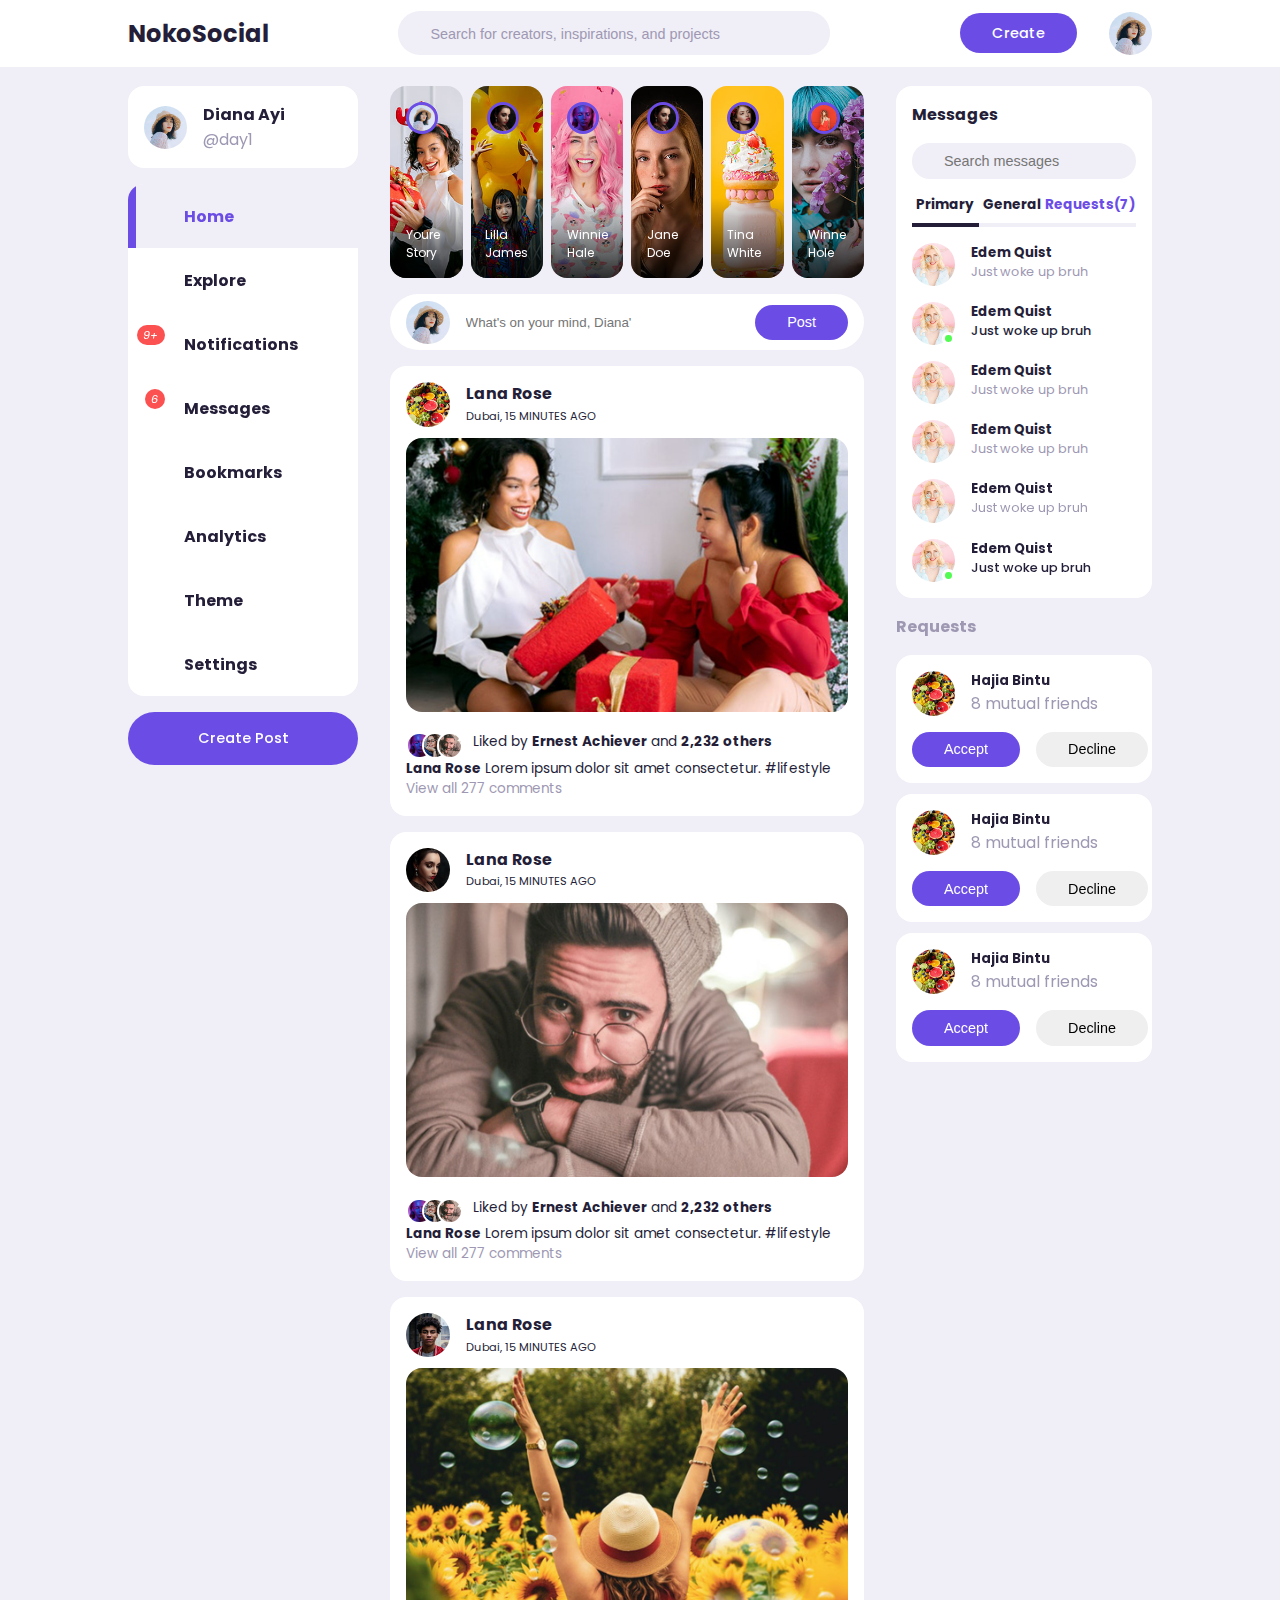
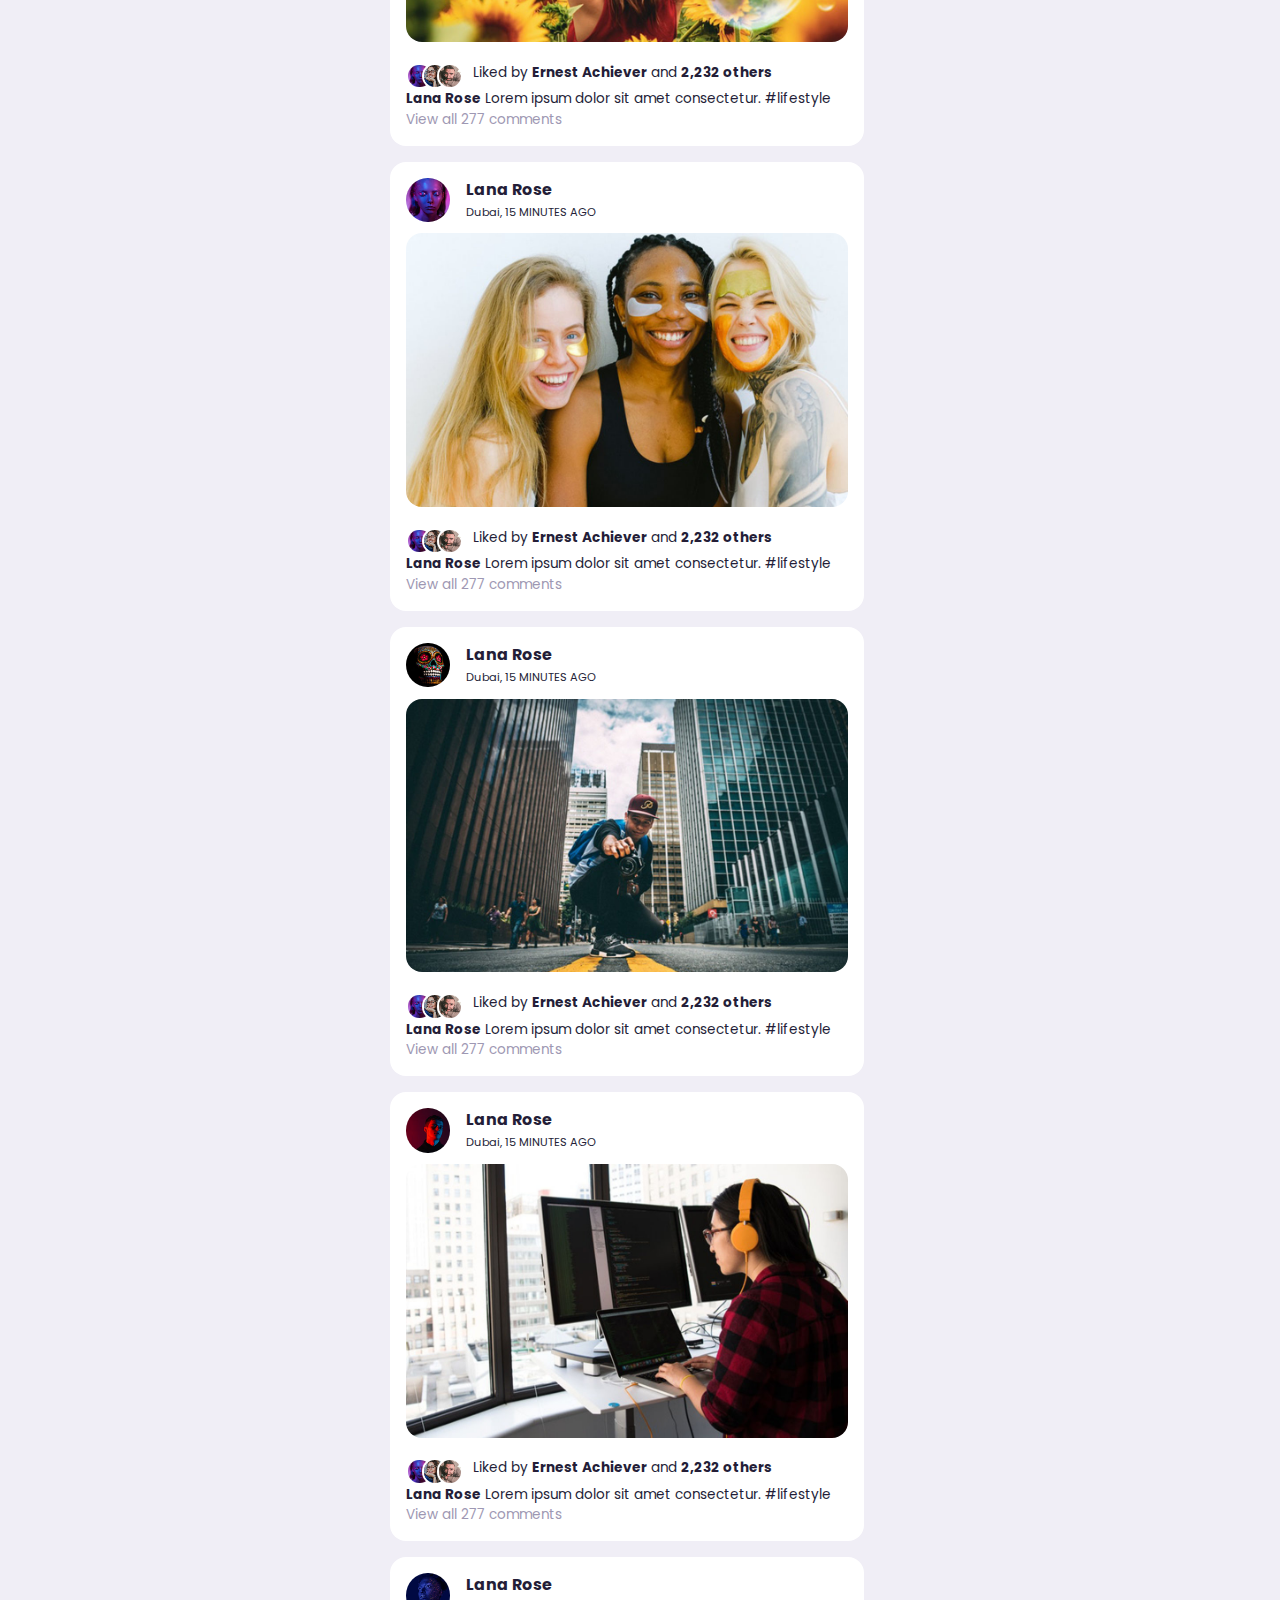
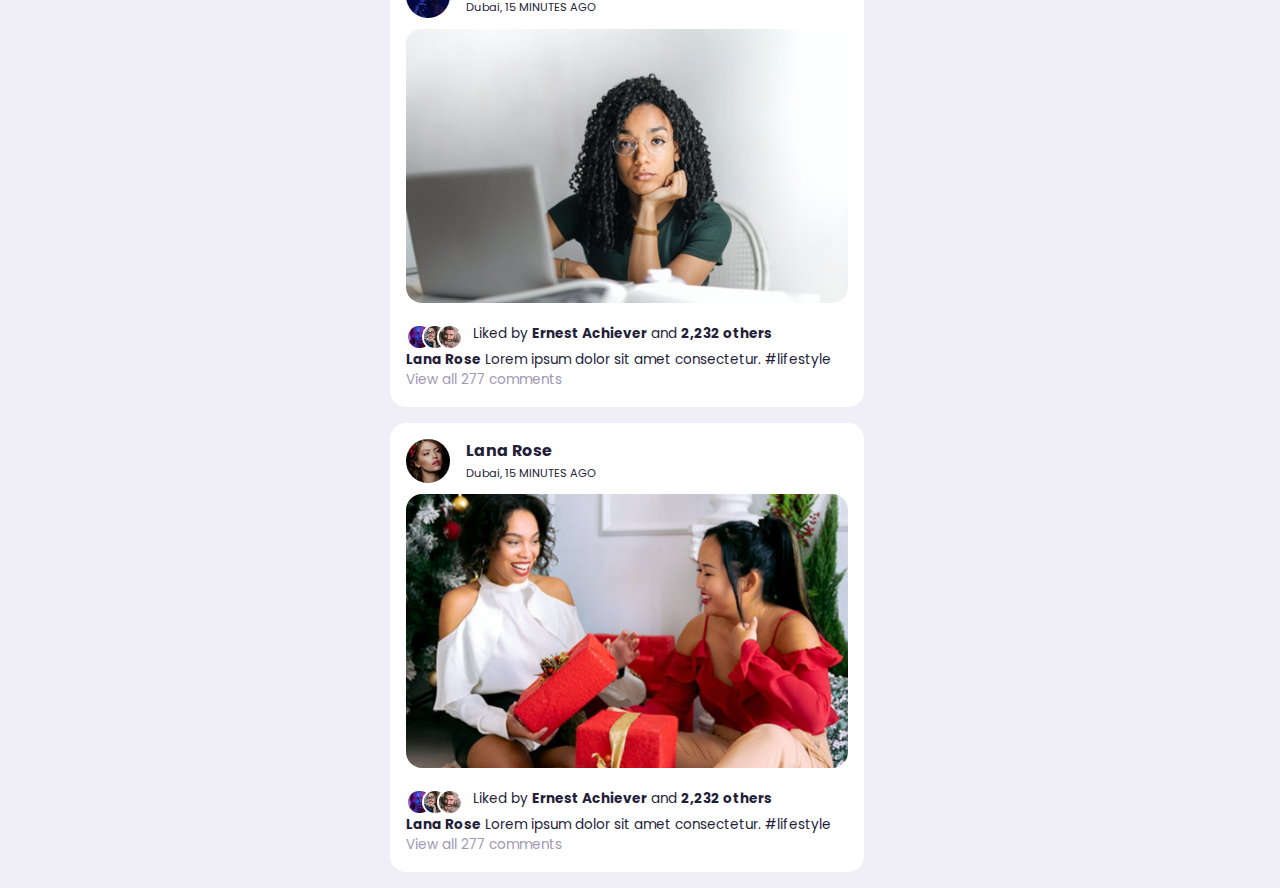
<file: index.html>
<!DOCTYPE html>
<html lang="en">
  <head>
    <meta charset="UTF-8" />
    <meta http-equiv="X-UA-Compatible" content="IE=edge" />
    <meta name="viewport" content="width=device-width, initial-scale=1.0" />
    <title>Responsive-social-website</title>
    <!-- ICONSCOUT CDN -->
    <link rel="stylesheet" href="https://unicons.iconscout.com/release/v2.1.6/css/unicons.css" />
    <!-- STYLESHEET -->
    <link rel="stylesheet" href="./style.css" />
  </head>
  <body>
    <header>
      <div class="container">
        <h2 class="loggo">NokoSocial</h2>

        <div class="search-bar">
          <i class="uil uil-search"></i>
          <input type="search" placeholder="Search for creators, inspirations, and projects" />
        </div>

        <div class="create">
          <label class="btn btn-primary" for="create-post">Create</label>
          <img class="profile-picture" src="images/profile-1.jpg" />
        </div>
      </div>
    </header>

    <!------------------------- MAIN ----------------------- -->
    <main>
      <div class="container">
        <!--========================= LEFT COLUMN =========================-->
        <div class="left-column">
          <a class="profile">
            <img class="profile-picture" src="images/profile-1.jpg" />
            <div class="handle">
              <h4>Diana Ayi</h4>
              <p class="text-muted">@day1</p>
            </div>
          </a>

          <!--------------------- SIDEBAR --------------------->
          <div class="sidebar">
            <a class="menu-item active">
              <span><i class="uil uil-home"></i></span>
              <h3>Home</h3>
            </a>
            <a class="menu-item">
              <span><i class="uil uil-compass"></i></span>
              <h3>Explore</h3>
            </a>
            <a class="menu-item" id="notifications">
              <span>
                <i class="uil uil-bell"><small class="notification-count">9+</small></i>
              </span>
              <h3>Notifications</h3>
              <!--------------------- NOTIFICATIONS POPUP --------------------->
              <div class="notifications-popup">
                <div>
                  <img src="images/profile-2.jpg" class="profile-picture" />
                  <div class="notification-body">
                    <b>Keke Benjamin</b> accepted your friend request
                    <small class="text-muted">2 DAYS AGO</small>
                  </div>
                </div>
                <div>
                  <img src="images/profile-3.jpg" class="profile-picture" />
                  <div class="notification-body">
                    <b>John Doe</b> accepted your friend request
                    <small class="text-muted">1 HOUR AGO</small>
                  </div>
                </div>
                <div>
                  <img src="images/profile-4.jpg" class="profile-picture" />
                  <div class="notification-body">
                    <b>Mary Oppong</b> accepted your friend request
                    <small class="text-muted">4 MINUTES AGO</small>
                  </div>
                </div>
                <div>
                  <img src="images/profile-5.jpg" class="profile-picture" />
                  <div class="notification-body">
                    <b>Doris Y. Lartey</b> accepted your friend request
                    <small class="text-muted">2 DAYS AGO</small>
                  </div>
                </div>
                <div>
                  <img src="images/profile-6.jpg" class="profile-picture" />
                  <div class="notification-body">
                    <b>Donald Trump</b> accepted your friend request
                    <small class="text-muted">1 HOUR AGO</small>
                  </div>
                </div>
              </div>
              <!--------------------- END OF NOTIFICATIONS POPUP --------------------->
            </a>
            <a class="menu-item" id="messages-notifications">
              <span>
                <i class="uil uil-envelope-alt"><small class="notification-count">6</small></i>
              </span>
              <h3>Messages</h3>
            </a>
            <a class="menu-item">
              <span><i class="uil uil-bookmark"></i></span>
              <h3>Bookmarks</h3>
            </a>
            <a class="menu-item">
              <span><i class="uil uil-chart-line"></i></span>
              <h3>Analytics</h3>
            </a>
            <a class="menu-item">
              <span><i class="uil uil-palette"></i></span>
              <h3>Theme</h3>
            </a>
            <a class="menu-item">
              <span><i class="uil uil-setting"></i></span>
              <h3>Settings</h3>
            </a>
          </div>
          <!--------------------- END OF SIDEBAR --------------------->
          <label for="create-post" class="btn btn-primary">Create Post</label>
        </div>
        <!--========================= END OF LEFT COLUMN =========================-->

        <!--========================= MIDDLE COLUMN =========================-->
        <div class="middle-column">
          <!-- ------------------------ STORIES -------------------------->
          <div class="stories-container">
            <div class="stories">
              <img src="./images/profile-1.jpg" class="profile-picture stories__picture" />
              <p class="stories__name">Youre Story</p>
            </div>
            <div class="stories">
              <img src="./images/profile-12.jpg" class="profile-picture stories__picture" />
              <p class="stories__name">Lilla James</p>
            </div>
            <div class="stories">
              <img src="./images/profile-10.jpg" class="profile-picture stories__picture" />
              <p class="stories__name">Winnie Hale</p>
            </div>
            <div class="stories">
              <img src="./images/profile-12.jpg" class="profile-picture stories__picture" />
              <p class="stories__name">Jane Doe</p>
            </div>
            <div class="stories">
              <img src="./images/profile-6.jpg" class="profile-picture stories__picture" />
              <p class="stories__name">Tina White</p>
            </div>
            <div class="stories">
              <img src="./images/profile-5.jpg" class="profile-picture stories__picture" />
              <p class="stories__name">Winne Hole</p>
            </div>
          </div>
          <!-- ------------------------ END OF STORIES -------------------------->

          <!-- ------------------------ FORM POST -------------------------->
          <form class="create-post">
            <img class="profile-picture" src="./images/profile-1.jpg" />
            <input class="create-post__input-box" type="text" placeholder="What's on your mind, Diana'" id="create-post" />
            <input type="submit" value="Post" class="btn btn-primary" />
          </form>
          <!-- ------------------------ END OF FORM POST -------------------------->

          <!-- ------------------------ FEEDS -------------------------->
          <div class="feeds">
            <!-- ---------------------- FEED-1 ------------------------>
            <div class="feed">
              <div class="feed__header">
                <div class="feed__user">
                  <img src="./images/profile-13.jpg" alt="" class="profile-picture" />
                  <div>
                    <h3>Lana Rose</h3>
                    <small>Dubai, 15 MINUTES AGO</small>
                  </div>
                </div>
                <i class="uil uil-ellipsis-h"></i>
              </div>

              <img class="feed__photo" src="./images/feed-1.jpg" />

              <div class="feed__action-btns">
                <div>
                  <i class="uil uil-heart"></i>
                  <i class="uil uil-comment-dots"></i>
                  <i class="uil uil-share-alt"></i>
                </div>
                <div>
                  <i class="uil uil-bookmark-full"></i>
                </div>
              </div>

              <div class="feed__liked-by">
                <img src="./images/profile-10.jpg" />
                <img src="./images/profile-4.jpg" />
                <img src="./images/profile-15.jpg" />
                <p>Liked by <b>Ernest Achiever</b> and <b>2,232 others</b></p>
              </div>

              <div class="feed__caption">
                <p><b>Lana Rose</b> Lorem ipsum dolor sit amet consectetur. <span class="feed__caption__hash-tag">#lifestyle</span></p>
              </div>

              <div class="feed__comments text-muted">View all 277 comments</div>
            </div>
            <!-- ---------------------- END OF FEED-1 ------------------------>

            <!-- ---------------------- FEED-2 ------------------------>
            <div class="feed">
              <div class="feed__header">
                <div class="feed__user">
                  <img src="./images/profile-12.jpg" alt="" class="profile-picture" />
                  <div>
                    <h3>Lana Rose</h3>
                    <small>Dubai, 15 MINUTES AGO</small>
                  </div>
                </div>
                <i class="uil uil-ellipsis-h"></i>
              </div>

              <img class="feed__photo" src="./images/feed-2.jpg" />

              <div class="feed__action-btns">
                <div>
                  <i class="uil uil-heart"></i>
                  <i class="uil uil-comment-dots"></i>
                  <i class="uil uil-share-alt"></i>
                </div>
                <div>
                  <i class="uil uil-bookmark-full"></i>
                </div>
              </div>

              <div class="feed__liked-by">
                <img src="./images/profile-10.jpg" />
                <img src="./images/profile-4.jpg" />
                <img src="./images/profile-15.jpg" />
                <p>Liked by <b>Ernest Achiever</b> and <b>2,232 others</b></p>
              </div>

              <div class="feed__caption">
                <p><b>Lana Rose</b> Lorem ipsum dolor sit amet consectetur. <span class="feed__caption__hash-tag">#lifestyle</span></p>
              </div>

              <div class="feed__comments text-muted">View all 277 comments</div>
            </div>
            <!-- ---------------------- END OF FEED-2 ------------------------>

            <!-- ---------------------- FEED-3 ------------------------>
            <div class="feed">
              <div class="feed__header">
                <div class="feed__user">
                  <img src="./images/profile-11.jpg" alt="" class="profile-picture" />
                  <div>
                    <h3>Lana Rose</h3>
                    <small>Dubai, 15 MINUTES AGO</small>
                  </div>
                </div>
                <i class="uil uil-ellipsis-h"></i>
              </div>

              <img class="feed__photo" src="./images/feed-3.jpg" />

              <div class="feed__action-btns">
                <div>
                  <i class="uil uil-heart"></i>
                  <i class="uil uil-comment-dots"></i>
                  <i class="uil uil-share-alt"></i>
                </div>
                <div>
                  <i class="uil uil-bookmark-full"></i>
                </div>
              </div>

              <div class="feed__liked-by">
                <img src="./images/profile-10.jpg" />
                <img src="./images/profile-4.jpg" />
                <img src="./images/profile-15.jpg" />
                <p>Liked by <b>Ernest Achiever</b> and <b>2,232 others</b></p>
              </div>

              <div class="feed__caption">
                <p><b>Lana Rose</b> Lorem ipsum dolor sit amet consectetur. <span class="feed__caption__hash-tag">#lifestyle</span></p>
              </div>

              <div class="feed__comments text-muted">View all 277 comments</div>
            </div>
            <!-- ---------------------- END OF FEED-3 ------------------------>

            <!-- ---------------------- FEED-4 ------------------------>
            <div class="feed">
              <div class="feed__header">
                <div class="feed__user">
                  <img src="./images/profile-10.jpg" alt="" class="profile-picture" />
                  <div>
                    <h3>Lana Rose</h3>
                    <small>Dubai, 15 MINUTES AGO</small>
                  </div>
                </div>
                <i class="uil uil-ellipsis-h"></i>
              </div>

              <img class="feed__photo" src="./images/feed-4.jpg" />

              <div class="feed__action-btns">
                <div>
                  <i class="uil uil-heart"></i>
                  <i class="uil uil-comment-dots"></i>
                  <i class="uil uil-share-alt"></i>
                </div>
                <div>
                  <i class="uil uil-bookmark-full"></i>
                </div>
              </div>

              <div class="feed__liked-by">
                <img src="./images/profile-10.jpg" />
                <img src="./images/profile-4.jpg" />
                <img src="./images/profile-15.jpg" />
                <p>Liked by <b>Ernest Achiever</b> and <b>2,232 others</b></p>
              </div>

              <div class="feed__caption">
                <p><b>Lana Rose</b> Lorem ipsum dolor sit amet consectetur. <span class="feed__caption__hash-tag">#lifestyle</span></p>
              </div>

              <div class="feed__comments text-muted">View all 277 comments</div>
            </div>
            <!-- ---------------------- END OF FEED-4 ------------------------>

            <!-- ---------------------- FEED-5 ------------------------>
            <div class="feed">
              <div class="feed__header">
                <div class="feed__user">
                  <img src="./images/profile-9.jpg" alt="" class="profile-picture" />
                  <div>
                    <h3>Lana Rose</h3>
                    <small>Dubai, 15 MINUTES AGO</small>
                  </div>
                </div>
                <i class="uil uil-ellipsis-h"></i>
              </div>

              <img class="feed__photo" src="./images/feed-5.jpg" />

              <div class="feed__action-btns">
                <div>
                  <i class="uil uil-heart"></i>
                  <i class="uil uil-comment-dots"></i>
                  <i class="uil uil-share-alt"></i>
                </div>
                <div>
                  <i class="uil uil-bookmark-full"></i>
                </div>
              </div>

              <div class="feed__liked-by">
                <img src="./images/profile-10.jpg" />
                <img src="./images/profile-4.jpg" />
                <img src="./images/profile-15.jpg" />
                <p>Liked by <b>Ernest Achiever</b> and <b>2,232 others</b></p>
              </div>

              <div class="feed__caption">
                <p><b>Lana Rose</b> Lorem ipsum dolor sit amet consectetur. <span class="feed__caption__hash-tag">#lifestyle</span></p>
              </div>

              <div class="feed__comments text-muted">View all 277 comments</div>
            </div>
            <!-- ---------------------- END OF FEED-5 ------------------------>

            <!-- ---------------------- FEED-6 ------------------------>
            <div class="feed">
              <div class="feed__header">
                <div class="feed__user">
                  <img src="./images/profile-8.jpg" alt="" class="profile-picture" />
                  <div>
                    <h3>Lana Rose</h3>
                    <small>Dubai, 15 MINUTES AGO</small>
                  </div>
                </div>
                <i class="uil uil-ellipsis-h"></i>
              </div>

              <img class="feed__photo" src="./images/feed-6.jpg" />

              <div class="feed__action-btns">
                <div>
                  <i class="uil uil-heart"></i>
                  <i class="uil uil-comment-dots"></i>
                  <i class="uil uil-share-alt"></i>
                </div>
                <div>
                  <i class="uil uil-bookmark-full"></i>
                </div>
              </div>

              <div class="feed__liked-by">
                <img src="./images/profile-10.jpg" />
                <img src="./images/profile-4.jpg" />
                <img src="./images/profile-15.jpg" />
                <p>Liked by <b>Ernest Achiever</b> and <b>2,232 others</b></p>
              </div>

              <div class="feed__caption">
                <p><b>Lana Rose</b> Lorem ipsum dolor sit amet consectetur. <span class="feed__caption__hash-tag">#lifestyle</span></p>
              </div>

              <div class="feed__comments text-muted">View all 277 comments</div>
            </div>
            <!-- ---------------------- END OF FEED-6 ------------------------>

            <!-- ---------------------- FEED-7 ------------------------>
            <div class="feed">
              <div class="feed__header">
                <div class="feed__user">
                  <img src="./images/profile-7.jpg" alt="" class="profile-picture" />
                  <div>
                    <h3>Lana Rose</h3>
                    <small>Dubai, 15 MINUTES AGO</small>
                  </div>
                </div>
                <i class="uil uil-ellipsis-h"></i>
              </div>

              <img class="feed__photo" src="./images/feed-7.jpg" />

              <div class="feed__action-btns">
                <div>
                  <i class="uil uil-heart"></i>
                  <i class="uil uil-comment-dots"></i>
                  <i class="uil uil-share-alt"></i>
                </div>
                <div>
                  <i class="uil uil-bookmark-full"></i>
                </div>
              </div>

              <div class="feed__liked-by">
                <img src="./images/profile-10.jpg" />
                <img src="./images/profile-4.jpg" />
                <img src="./images/profile-15.jpg" />
                <p>Liked by <b>Ernest Achiever</b> and <b>2,232 others</b></p>
              </div>

              <div class="feed__caption">
                <p><b>Lana Rose</b> Lorem ipsum dolor sit amet consectetur. <span class="feed__caption__hash-tag">#lifestyle</span></p>
              </div>

              <div class="feed__comments text-muted">View all 277 comments</div>
            </div>
            <!-- ---------------------- END OF FEED-7 ------------------------>

            <!-- ---------------------- FEED-8 ------------------------>
            <div class="feed">
              <div class="feed__header">
                <div class="feed__user">
                  <img src="./images/profile-6.jpg" alt="" class="profile-picture" />
                  <div>
                    <h3>Lana Rose</h3>
                    <small>Dubai, 15 MINUTES AGO</small>
                  </div>
                </div>
                <i class="uil uil-ellipsis-h"></i>
              </div>

              <img class="feed__photo" src="./images/feed-1.jpg" />

              <div class="feed__action-btns">
                <div>
                  <i class="uil uil-heart"></i>
                  <i class="uil uil-comment-dots"></i>
                  <i class="uil uil-share-alt"></i>
                </div>
                <div>
                  <i class="uil uil-bookmark-full"></i>
                </div>
              </div>

              <div class="feed__liked-by">
                <img src="./images/profile-10.jpg" />
                <img src="./images/profile-4.jpg" />
                <img src="./images/profile-15.jpg" />
                <p>Liked by <b>Ernest Achiever</b> and <b>2,232 others</b></p>
              </div>

              <div class="feed__caption">
                <p><b>Lana Rose</b> Lorem ipsum dolor sit amet consectetur. <span class="feed__caption__hash-tag">#lifestyle</span></p>
              </div>

              <div class="feed__comments text-muted">View all 277 comments</div>
            </div>
            <!-- ---------------------- END OF FEED-8 ------------------------>
          </div>
          <!-- ------------------------ END OF FEEDS -------------------------->
        </div>
        <!--========================= END OF MIDDLE COLUMN =========================-->

        <!--========================= RIGHT COLUMN =========================-->
        <div class="right-column">
          <!------------------------- Messages ----------------------- -->
          <div class="messages">
            <div class="heading">
              <h4>Messages</h4>
              <i class="uil uil-edit"></i>
            </div>
            <!------------------------- Search Bar ----------------------- -->
            <div class="search-bar">
              <i class="uil uil-search"></i>
              <input type="search" placeholder="Search messages" id="message-search" />
            </div>
            <!------------------------- Messages Category ----------------------- -->
            <div class="category">
              <h6 class="active">Primary</h6>
              <h6>General</h6>
              <h6 class="message-requests">Requests(7)</h6>
            </div>
            <!------------------------- Message ----------------------- -->
            <div class="message">
              <img src="./images/profile-17.jpg" class="profile-picture" />
              <div class="message__body">
                <h5>Edem Quist</h5>
                <p class="text-muted">Just woke up bruh</p>
              </div>
            </div>
            <div class="message">
              <div>
                <img src="./images/profile-17.jpg" class="profile-picture" />
                <div class="active-online"></div>
              </div>
              <div class="message__body">
                <h5>Edem Quist</h5>
                <p class="text-bold">Just woke up bruh</p>
              </div>
            </div>
            <div class="message">
              <img src="./images/profile-17.jpg" class="profile-picture" />
              <div class="message__body">
                <h5>Edem Quist</h5>
                <p class="text-muted">Just woke up bruh</p>
              </div>
            </div>
            <div class="message">
              <img src="./images/profile-17.jpg" class="profile-picture" />
              <div class="message__body">
                <h5>Edem Quist</h5>
                <p class="text-muted">Just woke up bruh</p>
              </div>
            </div>
            <div class="message">
              <img src="./images/profile-17.jpg" class="profile-picture" />
              <div class="message__body">
                <h5>Edem Quist</h5>
                <p class="text-muted">Just woke up bruh</p>
              </div>
            </div>
            <div class="message">
              <div>
                <img src="./images/profile-17.jpg" class="profile-picture" />
                <div class="active-online"></div>
              </div>
              <div class="message__body">
                <h5>Edem Quist</h5>
                <p class="text-bold">Just woke up bruh</p>
              </div>
            </div>
          </div>
          <!------------------------- End of Messages ----------------------- -->

          <!------------------------- Friend Requests ----------------------- -->
          <div class="friend-requests">
            <h4>Requests</h4>
            <div class="request">
              <div class="info">
                <img src="./images/profile-13.jpg" class="profile-picture" />
                <div>
                  <h5>Hajia Bintu</h5>
                  <p class="text-muted">8 mutual friends</p>
                </div>
              </div>
              <div class="action">
                <button class="btn btn-primary">Accept</button>
                <button class="btn">Decline</button>
              </div>
            </div>
            <div class="request">
              <div class="info">
                <img src="./images/profile-13.jpg" class="profile-picture" />
                <div>
                  <h5>Hajia Bintu</h5>
                  <p class="text-muted">8 mutual friends</p>
                </div>
              </div>
              <div class="action">
                <button class="btn btn-primary">Accept</button>
                <button class="btn">Decline</button>
              </div>
            </div>
            <div class="request">
              <div class="info">
                <img src="./images/profile-13.jpg" class="profile-picture" />
                <div>
                  <h5>Hajia Bintu</h5>
                  <p class="text-muted">8 mutual friends</p>
                </div>
              </div>
              <div class="action">
                <button class="btn btn-primary">Accept</button>
                <button class="btn">Decline</button>
              </div>
            </div>
          </div>
        </div>
        <!--========================= END OF MIDDLE COLUMN =========================-->
      </div>
    </main>

    <!-- ===================================================== Theme Customization ===================================================== -->
    <div class="customize-theme">
      <div class="card">
        <h2>Customize your view</h2>
        <p>Manage your font size, color, and background.</p>

        <!-- --------Font Sizes-------- -->
        <div class="font-size">
          <h4>Font Size</h4>
          <div>
            <h6>Aa</h6>
            <div class="choose-size">
              <span class="font-size-1 active"></span>
              <span class="font-size-2"></span>
              <span class="font-size-3"></span>
              <span class="font-size-4"></span>
              <span class="font-size-5"></span>
            </div>
            <h3>Aa</h3>
          </div>
        </div>

        <!-- -----------Primary Colors----------- -->
        <div class="color">
          <h4>Color</h4>
          <div class="choose-color">
            <span class="color-1 active"></span>
            <span class="color-2"></span>
            <span class="color-3"></span>
            <span class="color-4"></span>
            <span class="color-5"></span>
          </div>
        </div>

        <!-- -----------Background----------- -->
        <div class="background">
          <h4>Background</h4>
          <div class="choose-bg">
            <div class="bg-1 active">
              <span></span>
              <h5 for="bg-1">Light</h5>
            </div>
            <div class="bg-2">
              <span></span>
              <h5>Dim</h5>
            </div>
            <div class="bg-3">
              <span></span>
              <h5 for="bg-3">Lights Out</h5>
            </div>
          </div>
        </div>
      </div>
    </div>
  </body>
</html>
</file>
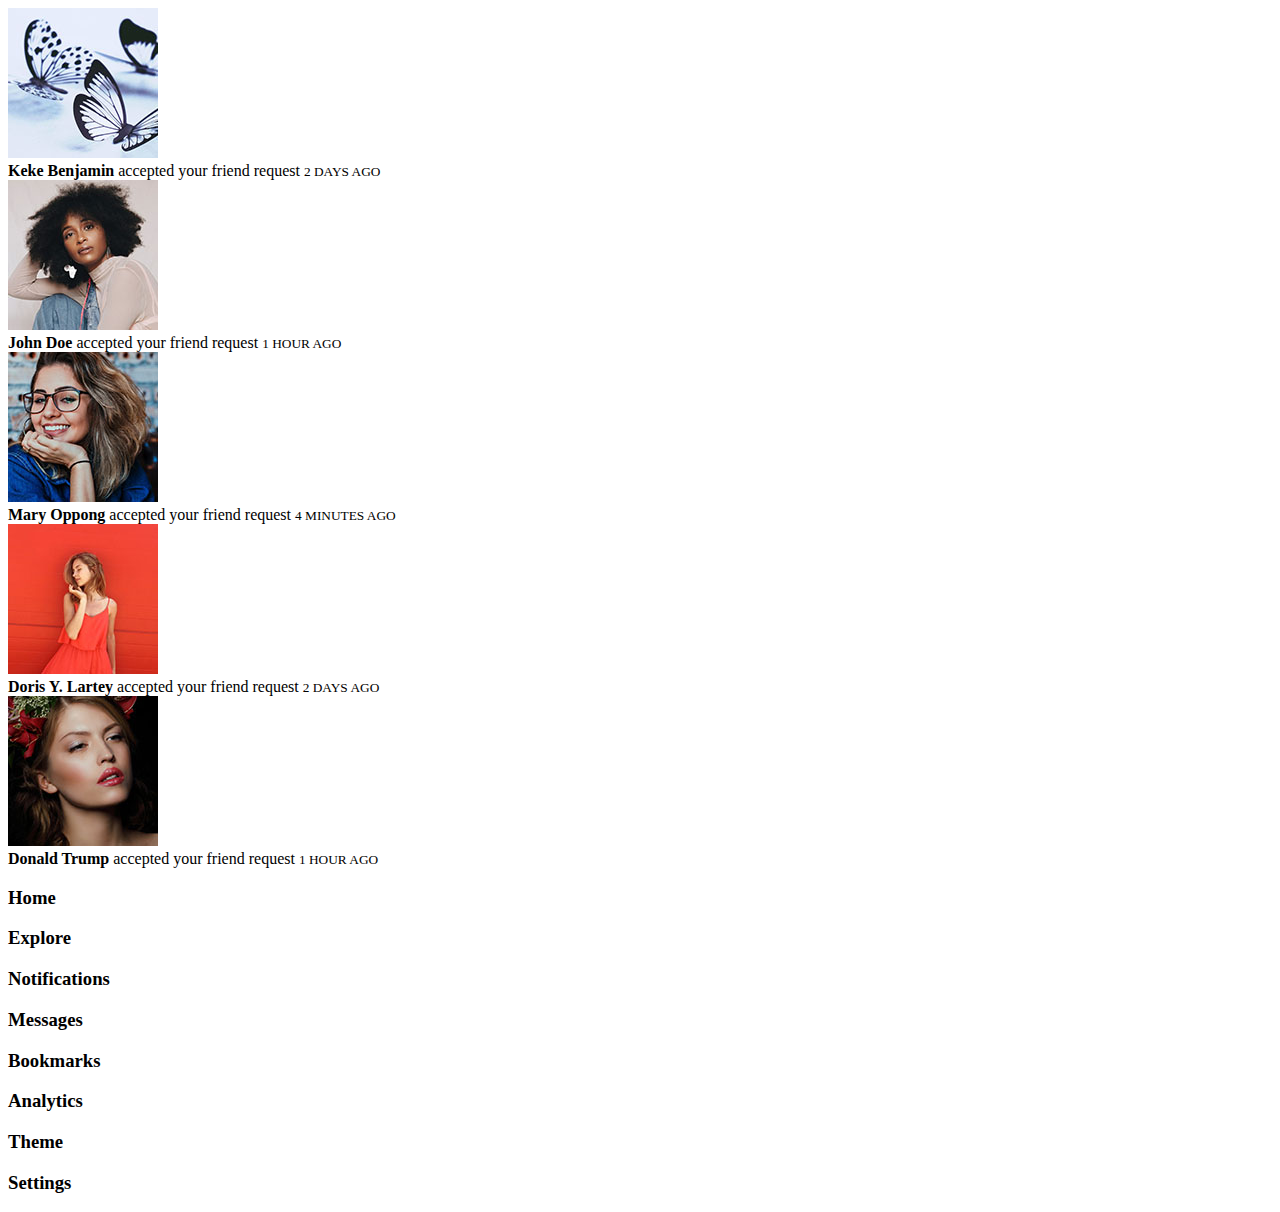
<file: sdfd.html>
<!DOCTYPE html>
<html lang="en">
  <head>
    <meta charset="UTF-8" />
    <meta http-equiv="X-UA-Compatible" content="IE=edge" />
    <meta name="viewport" content="width=device-width, initial-scale=1.0" />
    <title>Document</title>
  </head>
  <body>
    <!--------------------- NOTIFICATIONS POPUP --------------------->
    <div class="notifications-popup">
      <div>
        <img src="images/profile-2.jpg" class="profile-picture" />
        <div class="notification-body">
          <b>Keke Benjamin</b> accepted your friend request
          <small class="text-muted">2 DAYS AGO</small>
        </div>
      </div>
      <div>
        <img src="images/profile-3.jpg" class="profile-picture" />
        <div class="notification-body">
          <b>John Doe</b> accepted your friend request
          <small class="text-muted">1 HOUR AGO</small>
        </div>
      </div>
      <div>
        <img src="images/profile-4.jpg" class="profile-picture" />
        <div class="notification-body">
          <b>Mary Oppong</b> accepted your friend request
          <small class="text-muted">4 MINUTES AGO</small>
        </div>
      </div>
      <div>
        <img src="images/profile-5.jpg" class="profile-picture" />
        <div class="notification-body">
          <b>Doris Y. Lartey</b> accepted your friend request
          <small class="text-muted">2 DAYS AGO</small>
        </div>
      </div>
      <div>
        <img src="images/profile-6.jpg" class="profile-picture" />
        <div class="notification-body">
          <b>Donald Trump</b> accepted your friend request
          <small class="text-muted">1 HOUR AGO</small>
        </div>
      </div>
    </div>

    <div class="sidebar">
      <a class="menu-item active">
        <span><i class="uil uil-home"></i></span>
        <h3>Home</h3>
      </a>
      <a class="menu-item">
        <span><i class="uil uil-compass"></i></span>
        <h3>Explore</h3>
      </a>
      <a class="menu-item">
        <span><i class="uil uil-bell"></i></span>
        <h3>Notifications</h3>
        <!--------------------- NOTIFICATIONS POPUP --------------------->
      </a>
      <a class="menu-item">
        <span><i class="uil uil-envelope-alt"></i></span>
        <h3>Messages</h3>
      </a>
      <a class="menu-item">
        <span><i class="uil uil-bookmark"></i></span>
        <h3>Bookmarks</h3>
      </a>
      <a class="menu-item">
        <span><i class="uil uil-chart-line"></i></span>
        <h3>Analytics</h3>
      </a>
      <a class="menu-item">
        <span><i class="uil uil-palette"></i></span>
        <h3>Theme</h3>
      </a>
      <a class="menu-item">
        <span><i class="uil uil-setting"></i></span>
        <h3>Settings</h3>
      </a>
    </div>
  </body>
</html>
</file>
<file: style.css>
@import url('https://fonts.googleapis.com/css2?family=Poppins:ital,wght@0,400;0,500;0,600;1,300&display=swap');

*,
*::before,
*::after {
  box-sizing: border-box;
  margin: 0;
  padding: 0;
  border: 0;
  outline: 0;
  text-decoration: none;
  list-style: none;
}

:root {
  --color-white: hsl(252, 30%, 100%);
  --color-light: hsl(252, 30%, 95%);
  --color-gray: hsl(252, 15%, 65%);
  --color-primary: hsl(252, 75%, 60%);
  --color-secondary: hsl(252, 100%, 90%);
  --color-success: hsl(120, 95%, 65%);
  --color-danger: hsl(0, 95%, 65%);
  --color-dark: hsl(252, 30%, 17%);
  --color-black: hsl(252, 30%, 10%);

  --border-radius: 2rem;
  --card-border-radius: 1rem;
  --btn-padding: 0.6rem 2rem;
  --search-padding: 0.6rem 1rem;
  --card-padding: 1rem;

  --sticky-top-left: 5.4rem;
  --sticky-top-right: -18rem;
}

body {
  font-family: 'Poppins', sans-serif;
  color: var(--color-dark);
  background-color: var(--color-light);
  overflow-x: hidden;
}

/* GENERAL STYLES */
.container {
  width: 80%;
  margin: 0 auto;
}

.profile-picture {
  width: 2.7rem;
  aspect-ratio: 1/1;
  border-radius: 50%;
}

img {
  display: block;
  max-width: 100%;
}

.btn {
  display: inline-block;
  font-size: 0.9rem;
  font-weight: 500;
  padding: var(--btn-padding);
  border-radius: var(--border-radius);
  transition: all 0.3s ease;
  cursor: pointer;
}

.btn-primary {
  background-color: var(--color-primary);
  color: #fff;
}

.text-bold {
  font-weight: 500;
}

.text-muted {
  color: var(--color-gray);
}

/*============================== HEADER ==============================*/
header {
  background-color: var(--color-white);
  padding: 0.7rem 0;
  position: fixed;
  top: 0;
  left: 0;
  right: 0;
  z-index: 10;
}

header .container {
  display: flex;
  justify-content: space-between;
  align-items: center;
}

.search-bar {
  background-color: var(--color-light);
  border-radius: var(--border-radius);
  padding: var(--search-padding);
}

.search-bar input[type='search'] {
  background: transparent;
  width: 30vw;
  margin-left: 1rem;
  font-size: 0.9rem;
  color: var(--color-dark);
}

header .search-bar input[type='search']::placeholder {
  color: var(--color-gray);
}

header .create {
  display: flex;
  align-items: center;
  gap: 2rem;
}

/*============================== MAIN ==============================*/
main {
  position: relative;
  top: 5.4rem;
}

main .container {
  display: grid;
  grid-template-columns: 18vw auto 20vw;
  column-gap: 2rem;
  position: relative;
}

/*============================== LEFT-COLUMN ==============================*/
main .container .left-column {
  height: max-content;
  position: sticky;
  top: var(--sticky-top-left);
}

main .container .left-column .profile {
  display: flex;
  align-items: center;
  column-gap: 1rem;
  width: 100%;
  padding: var(--card-padding);
  background-color: var(--color-white);
  border-radius: var(--card-border-radius);
}

/* <!--------------------- SIDEBAR ---------------------> */
.left-column .sidebar {
  margin-top: 1rem;
  background-color: var(--color-white);
  border-radius: var(--card-border-radius);
}

.left-column .sidebar .menu-item {
  display: flex;
  align-items: center;
  height: 4rem;
  cursor: pointer;
  transition: all 0.2s ease;
  position: relative;
}
.left-column .sidebar .menu-item:hover {
  background-color: var(--color-light);
}

.left-column .sidebar i {
  font-size: 1.4rem;
  color: var(--color-gray);
  margin-left: 2rem;
  position: relative;
}

.left-column .sidebar i .notification-count {
  background-color: var(--color-danger);
  color: #fff;
  font-size: 0.7rem;
  border-radius: 0.8rem;
  padding: 0.1rem 0.4rem;
  position: absolute;
  top: -0.2rem;
  right: -0.3rem;
}

.left-column .sidebar h3 {
  font-size: 1rem;
  margin-left: 1.5rem;
}

.menu-item.active {
  background-color: var(--color-light);
}

.menu-item.active i,
.menu-item.active h3 {
  color: var(--color-primary);
}

.menu-item.active::before {
  content: '';
  position: absolute;
  top: 0;
  left: 0;
  bottom: 0;
  width: 0.5rem;
  background-color: var(--color-primary);
}

.menu-item:first-child.active {
  border-top-left-radius: var(--card-border-radius);
  overflow: hidden;
}

.menu-item:last-child.active {
  border-bottom-left-radius: var(--card-border-radius);
  overflow: hidden;
}

.left-column .btn {
  margin-top: 1rem;
  width: 100%;
  text-align: center;
  padding: 1rem 0;
}

/* <!--------------------- NOTIFICATION POPUP ---------------------> */
.left-column .notifications-popup {
  position: absolute;
  top: 0;
  left: 110%;
  width: 30rem;
  background-color: var(--color-white);
  border-radius: var(--card-border-radius);
  padding: var(--card-padding);
  /* box-shadow: 0 0 2rem hsl(var(--color-primary), 75%, 60%, 25%); */
  box-shadow: 0 0 2rem var(--color-primary);
  z-index: 10;
  display: none;
}

.left-column .notifications-popup::before {
  content: '';
  width: 1.2rem;
  height: 1.2rem;
  display: block;
  background-color: var(--color-white);
  position: absolute;
  /* top: 0; */
  left: -0.6rem;
  transform: rotate(45deg);
}

.left-column .notifications-popup > div {
  display: flex;
  align-items: center;
  gap: 1rem;
}

.left-column .notifications-popup > div:not(:last-child) {
  margin-bottom: 1rem;
}

.left-column .notifications-popup > div small {
  display: block;
}

/*============================== MIDDLE-COLUMN ==============================*/

.middle-column {
}

/* <!-- ------------------------ STORIES-CONTAINER --------------------------> */
.stories-container {
  display: flex;
  justify-content: space-between;
  height: 12rem;
  gap: 0.5rem;
}

/* <!-- ------------------------ STORIES --------------------------> */
.stories {
  flex-basis: 100%;
  display: flex;
  flex-direction: column;
  justify-content: space-between;
  align-items: center;
  font-size: 0.75rem;
  color: #fff;
  padding: var(--card-padding);
  border-radius: var(--card-border-radius);
  position: relative;
  overflow: hidden;
}

.stories:nth-child(1) {
  background: url(./images/story-1.jpg) no-repeat center center/cover;
}
.stories:nth-child(2) {
  background: url(./images/story-2.jpg) no-repeat center center/cover;
}
.stories:nth-child(3) {
  background: url(./images/story-3.jpg) no-repeat center center/cover;
}
.stories:nth-child(4) {
  background: url(./images/story-4.jpg) no-repeat center center/cover;
}
.stories:nth-child(5) {
  background: url(./images/story-5.jpg) no-repeat center center/cover;
}
.stories:nth-child(6) {
  background: url(./images/story-6.jpg) no-repeat center center/cover;
}

.stories::before {
  content: '';
  display: block;
  width: 100%;
  height: 5rem;
  background: linear-gradient(transparent, rgba(0, 0, 0, 0.8));
  position: absolute;
  bottom: 0;
}

.stories__picture {
  width: 2rem;
  height: 2rem;
  align-self: flex-start;
  border: 3px solid var(--color-primary);
}

.stories__name {
  z-index: 1;
}

/* <!-- ------------------------ FORM CREATE-POST --------------------------> */
.create-post {
  display: flex;
  justify-content: space-between;
  align-items: center;
  width: 100%;
  margin-top: 1rem;
  background-color: var(--color-white);
  padding: 0.4rem var(--card-padding);
  border-radius: var(--border-radius);
}

.create-post__input-box {
  width: 100%;
  padding: 0 1rem;
  color: var(--color-dark);
  background-color: transparent;
}

/* <!-- ------------------------ FEEDS --------------------------> */
.feed {
  background-color: var(--color-white);
  border-radius: var(--card-border-radius);
  padding: var(--card-padding);
  margin: 1rem 0;
  font-size: 0.85rem;
  line-height: 1.5;
}

.feed__header {
  display: flex;
  justify-content: space-between;
}

.feed__user {
  display: flex;
  gap: 1rem;
}

.feed__photo {
  border-radius: var(--card-border-radius);
  margin: 0.7rem 0;
}

.feed__action-btns {
  display: flex;
  justify-content: space-between;
  align-items: center;
  font-size: 1.4rem;
  margin: 0.6rem;
}

.feed__liked-by {
  display: flex;
}

.feed__liked-by > img {
  width: 1.65rem;
  border-radius: 50%;
  border: 2px solid var(--color-white);
}

.feed__liked-by > img:not(:first-child) {
  margin-left: -0.7rem;
}

.feed__liked-by p {
  margin-left: 0.6rem;
}

/*  <!--========================= RIGHT COLUMN =========================--> */
.right-column {
  position: sticky;
  top: var(--sticky-top-right);
  bottom: 0;
  height: fit-content;
}

.right-column .messages {
  background-color: var(--color-white);
  border-radius: var(--card-border-radius);
  padding: var(--card-padding);
}

.right-column .messages .heading {
  display: flex;
  align-items: center;
  justify-content: space-between;
  margin-bottom: 1rem;
}

.right-column .messages i {
  font-size: 1.4rem;
}

.right-column .messages .search-bar {
  display: flex;
  margin-bottom: 1rem;
}

.right-column .messages .category {
  display: flex;
  margin-bottom: 1rem;
}

.right-column .messages .category h6 {
  width: 100%;
  text-align: center;
  border-bottom: 4px solid var(--color-light);
  padding-bottom: 0.5rem;
  font-size: 0.85rem;
}

.right-column .messages .category h6.active {
  border-color: var(--color-dark);
}

.right-column .messages .category .message-requests {
  color: var(--color-primary);
}

.right-column .messages .message {
  display: flex;
  gap: 1rem;
  align-items: flex-start;
  margin-bottom: 1rem;
}

.right-column .messages .message:last-child {
  margin-bottom: 0;
}

.right-column .messages .message p {
  font-size: 0.8rem;
}

.right-column .messages .message > div:first-child {
  position: relative;
}
.right-column .messages .message .active-online {
  position: absolute;
  bottom: 0;
  right: 0;
  width: 0.8rem;
  height: 0.8rem;
  border: 3px solid var(--color-white);
  border-radius: 50%;
  background-color: var(--color-success);
}

/* <!------------------------- Friend Requests ----------------------- --> */
.friend-requests {
  margin-top: 1rem;
}

.friend-requests h4 {
  color: var(--color-gray);
  margin: 1rem 0;
}

.request {
  background-color: var(--color-white);
  padding: var(--card-padding);
  border-radius: var(--card-border-radius);
  margin-bottom: 0.7rem;
}

.request .info {
  display: flex;
  gap: 1rem;
  margin-bottom: 1rem;
}

.request .action {
  display: flex;
  gap: 1rem;
}

/*     <!-- ===================================================== Theme Customization ===================================================== --> */
.customize-theme {
  position: fixed;
  top: 0;
  right: 0;
  bottom: 0;
  left: 0;
  z-index: 100;
  display: none;
  place-items: center;
  font-size: 0.9rem;
  text-align: center;
  background-color: rgba(255, 255, 255, 0.5);
}

.customize-theme .card {
  background-color: var(--color-white);
  border-radius: var(--card-border-radius);
  width: 50%;
  padding: 3rem;
}

/* <!-- --------Font Sizes-------- --> */
.customize-theme .font-size {
  margin-top: 5rem;
}

.customize-theme .font-size > div {
  display: flex;
  justify-content: space-between;
  align-items: center;
  background-color: var(--color-light);
  padding: var(--search-padding);
  border-radius: var(--card-border-radius);
}

.customize-theme .choose-size {
  background-color: var(--color-secondary);
  width: 100%;
  height: 0.3rem;
  margin: 0 1rem;
  display: flex;
  justify-content: space-between;
  align-items: center;
}

.customize-theme .choose-size > span {
  width: 1rem;
  height: 1rem;
  background-color: var(--color-secondary);
  border-radius: 50%;
  cursor: pointer;
}

.customize-theme .choose-size > span.active {
  background-color: var(--color-primary);
}

/*  <!-- -----------Primary Colors----------- --> */
.customize-theme .color {
  margin-top: 2rem;
}

.customize-theme .choose-color {
  background-color: var(--color-light);
  padding: var(--search-padding);
  border-radius: var(--card-border-radius);
  display: flex;
  justify-content: space-between;
  align-items: center;
}

.customize-theme .choose-color > span {
  width: 2.2rem;
  height: 2.2rem;
  border-radius: 50%;
  background-color: red;
}

.customize-theme .choose-color > span.active {
  border: 5px solid #fff;
}

.customize-theme .choose-color > span:nth-child(1) {
  background-color: hsl(252, 75%, 60%);
}
.customize-theme .choose-color > span:nth-child(2) {
  background-color: hsl(52, 75%, 60%);
}
.customize-theme .choose-color > span:nth-child(3) {
  background-color: hsl(352, 75%, 60%);
}
.customize-theme .choose-color > span:nth-child(4) {
  background-color: hsl(152, 75%, 60%);
}
.customize-theme .choose-color > span:nth-child(5) {
  background-color: hsl(202, 75%, 60%);
}

/* <!-- -----------Background----------- --> */
.customize-theme .background {
  margin-top: 2rem;
}

.customize-theme .choose-bg {
  display: flex;
  justify-content: space-between;
  align-items: center;
  gap: 1.5rem;
}

.customize-theme .choose-bg > div {
  display: flex;
  align-items: center;
  width: 100%;
  padding: var(--card-padding);
  font-size: 1rem;
  border-radius: 0.4rem;
  cursor: pointer;
}

.customize-theme .choose-bg > div.active {
  border: 2px solid var(--color-primary);
}

.customize-theme .choose-bg .bg-1 {
  background-color: #fff;
  color: #000;
}

.customize-theme .choose-bg .bg-2 {
  background-color: hsl(254, 30%, 17%);
  color: #fff;
}

.customize-theme .choose-bg .bg-3 {
  background-color: hsl(252, 30%, 10%);
  color: #fff;
}

.customize-theme .choose-bg > div > span {
  width: 2rem;
  height: 2rem;
  border: 2px solid var(--color-gray);
  border-radius: 50%;
  margin-right: 1rem;
}
</file>
